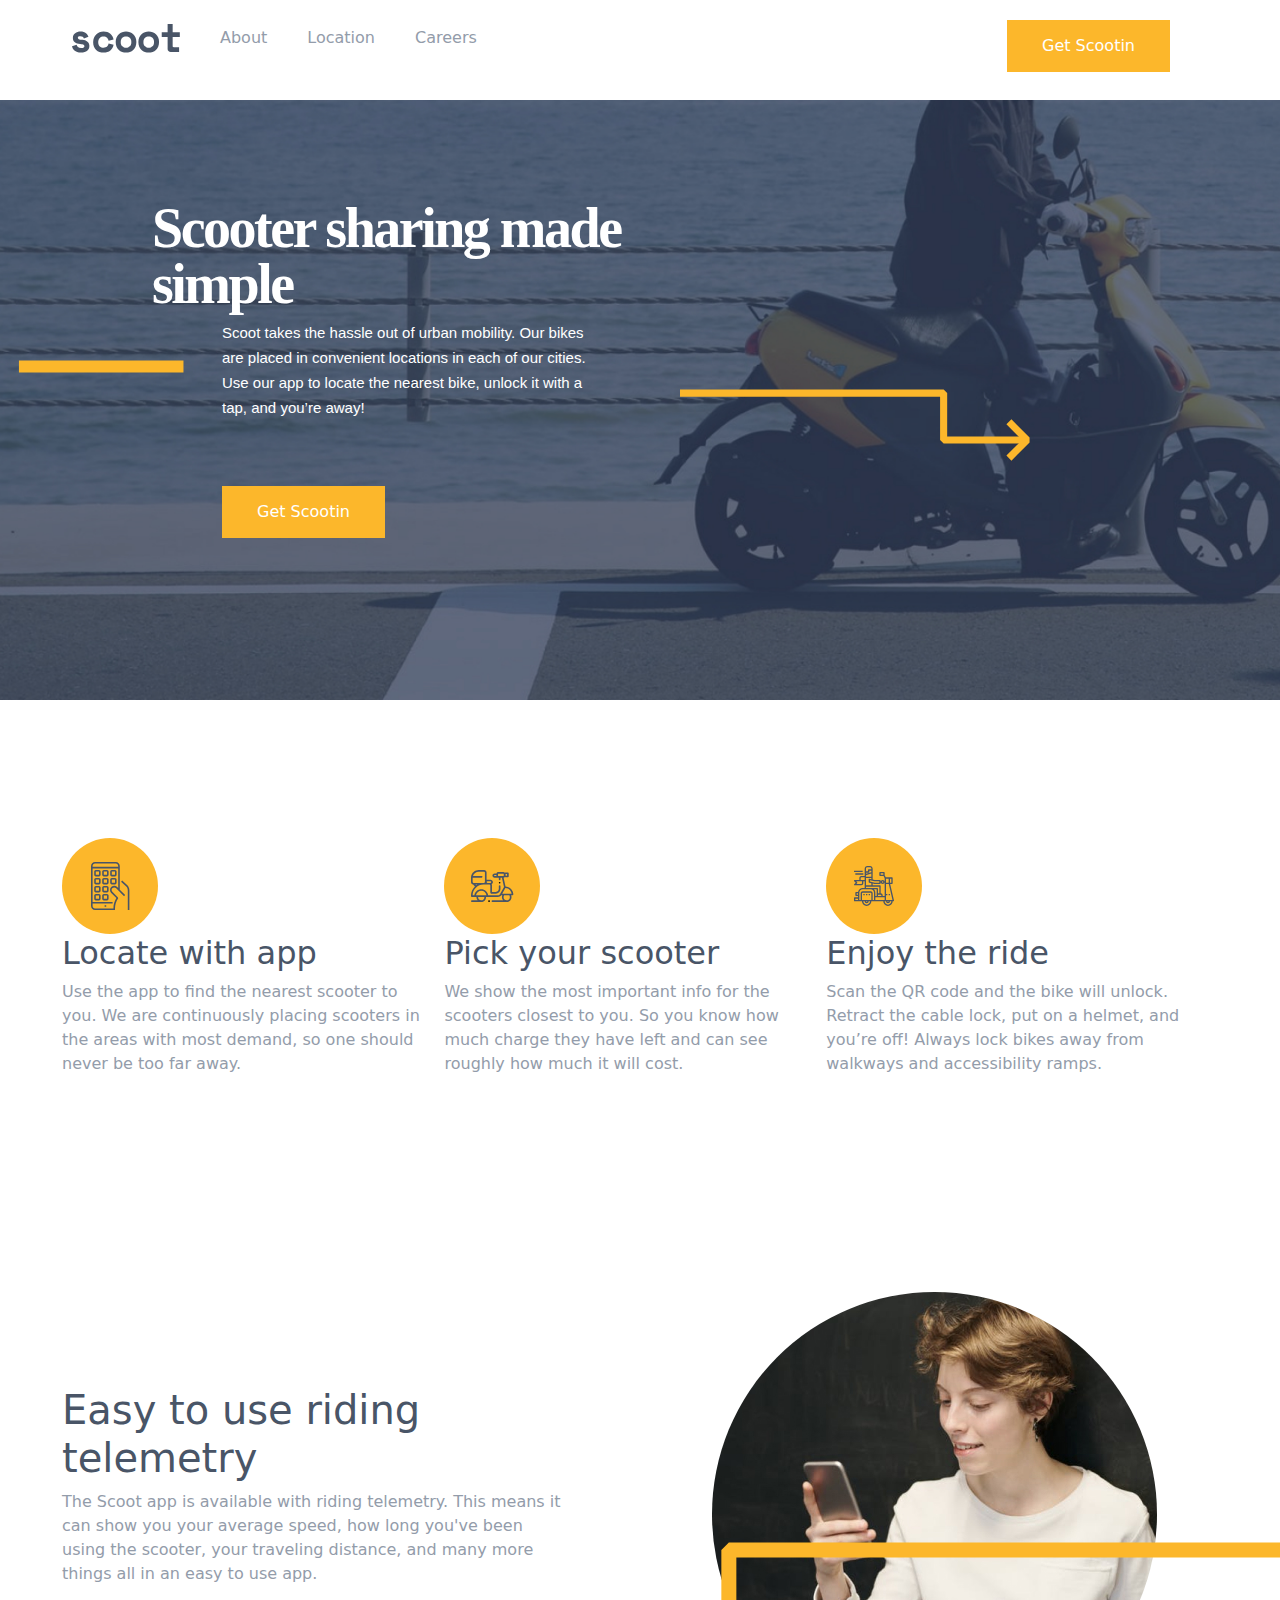
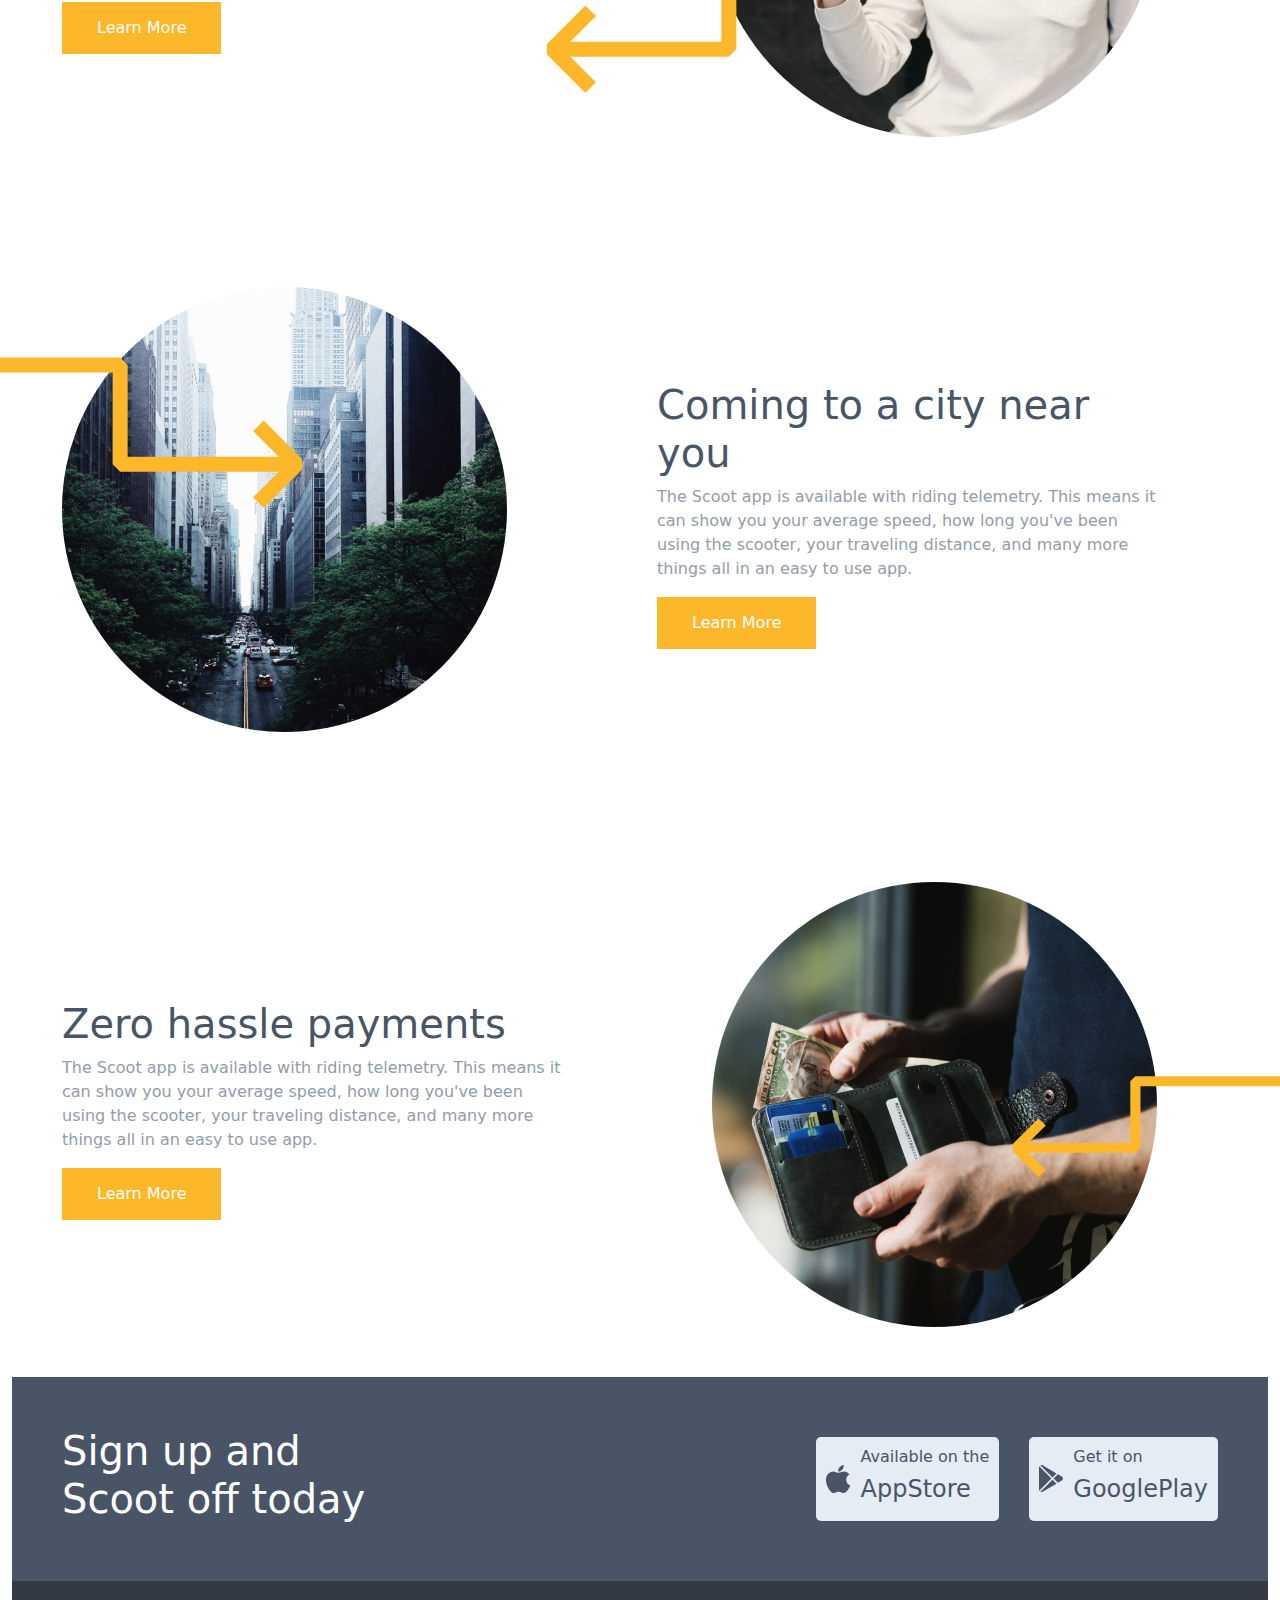
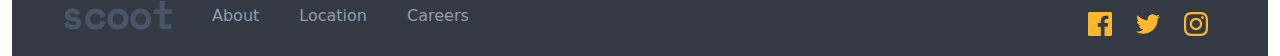
<file: index.html>
<!DOCTYPE html>
<html lang="en">
  <head>
    <meta charset="UTF-8" />
    <meta http-equiv="X-UA-Compatible" content="IE=edge" />
    <meta name="viewport" content="width=device-width, initial-scale=1.0" />
    <title>Document</title>
    <link
      rel="stylesheet"
      href="./bootstrap-5.0.2-dist/bootstrap-5.0.2-dist/css/bootstrap.min.css"
    />
    <link rel="stylesheet" href="./sass/style.css" />
  </head>
  <body>
    <div class="container-fluid">
      <header>
        <div class="cards">
          <ul>
            <img src="./img/Group.svg" class="burger" alt="" />
            <a href="#"><img src="./img/scoot.svg" alt="scoot" /></a>
            <li><a href="./about.html">About</a></li>
            <li><a href="#">Location</a></li>
            <li><a href="#">Careers</a></li>
          </ul>
          <form>
            <button>Get Scootin</button>
          </form>
        </div>
      </header>
      <main id="">
        <img src="./img/Bitmap.jpg" alt="Bitmap" />
        <h1>Scooter sharing made simple</h1>
        <p>
          Scoot takes the hassle out of urban mobility. Our bikes are placed in
          convenient locations in each of our cities. Use our app to locate the
          nearest bike, unlock it with a tap, and you’re away!
        </p>
        <button type="button">Get Scootin</button>
        <img src="./img/Path 2.svg" class="path2" alt="path" />
        <img src="./img/Group12.svg" class="path4" alt="path" />
      </main>
      <section>
        <div class="group">
          <img src="./img/Group 8.svg" alt="" />
          <h2>Locate with app</h2>
          <p>
            Use the app to find the nearest scooter to you. We are continuously
            placing scooters in the areas with most demand, so one should never
            be too far away.
          </p>
        </div>
        <div class="group">
          <img src="./img/Group 9.svg" alt="" />
          <h2>Pick your scooter</h2>
          <p>
            We show the most important info for the scooters closest to you. So
            you know how much charge they have left and can see roughly how much
            it will cost.
          </p>
        </div>
        <div class="group">
          <img src="./img/Group 10.svg" alt="" />
          <h2>Enjoy the ride</h2>
          <p>
            Scan the QR code and the bike will unlock. Retract the cable lock,
            put on a helmet, and you’re off! Always lock bikes away from
            walkways and accessibility ramps.
          </p>
        </div>
      </section>
      <div class="section2">
        <div class="easy">
          <h1>Easy to use riding telemetry</h1>
          <p>
            The Scoot app is available with riding telemetry. This means it can
            show you your average speed, how long you've been using the scooter,
            your traveling distance, and many more things all in an easy to use
            app.
          </p>
          <button>Learn More</button>
        </div>
        <div class="easy_img">
          <img src="./img/Group11.svg" class="group11" alt="" />
          <img src="./img/Bitmap2.jpg" class="bitman2" alt="" />
        </div>
        <div class="easy_img2">
          <img src="./img/Group12.svg" class="group12" alt="" />
          <img src="./img/Bitmap3.jpg" class="bitman3" alt="" />
        </div>
        <div class="easy2">
          <h1>Coming to a city near you</h1>
          <p>
            The Scoot app is available with riding telemetry. This means it can
            show you your average speed, how long you've been using the scooter,
            your traveling distance, and many more things all in an easy to use
            app.
          </p>
          <button>Learn More</button>
        </div>
        <div class="easy3">
          <h1>Zero hassle payments</h1>
          <p>
            The Scoot app is available with riding telemetry. This means it can
            show you your average speed, how long you've been using the scooter,
            your traveling distance, and many more things all in an easy to use
            app.
          </p>
          <button>Learn More</button>
        </div>
        <div class="easy_img3">
          <img src="./img/Group13.svg" class="group13" alt="" />
          <img src="./img/Bitmap4jpg.jpg" class="bitman4" alt="" />
        </div>
      </div>
      <footer>
        <div class="sign_up">
          <h1>Sign up and Scoot off today</h1>
        </div>
        <div class="icons">
          <div class="icon">
            <img src="./img/apple.svg" alt="" />
            <div class="icon_text">
              <h6>Available on the</h6>
              <h4>AppStore</h4>
            </div>
          </div>
          <div class="icon">
            <img src="./img/playmarketsvg.svg" alt="" />
            <div class="icon_text">
              <h6>Get it on</h6>
              <h4>GooglePlay</h4>
            </div>
          </div>
        </div>
      </footer>
      <div class="lowest_footer">
        <div class="card_footer">
          <ul>
            <a href="#"><img src="./img/scoot.svg" alt="scoot" /></a>
            <li><a href="./about.html">About</a></li>
            <li><a href="#">Location</a></li>
            <li><a href="#">Careers</a></li>
          </ul>
        </div>
        <div class="footer_icons">
          <a href="#"><img src="./img/footericons.svg" alt="" /></a>
        </div>
      </div>
    </div>

    <script src="./bootstrap-5.0.2-dist/bootstrap-5.0.2-dist/js/bootstrap.bundle.min.js"></script>
  </body>
</html>
</file>
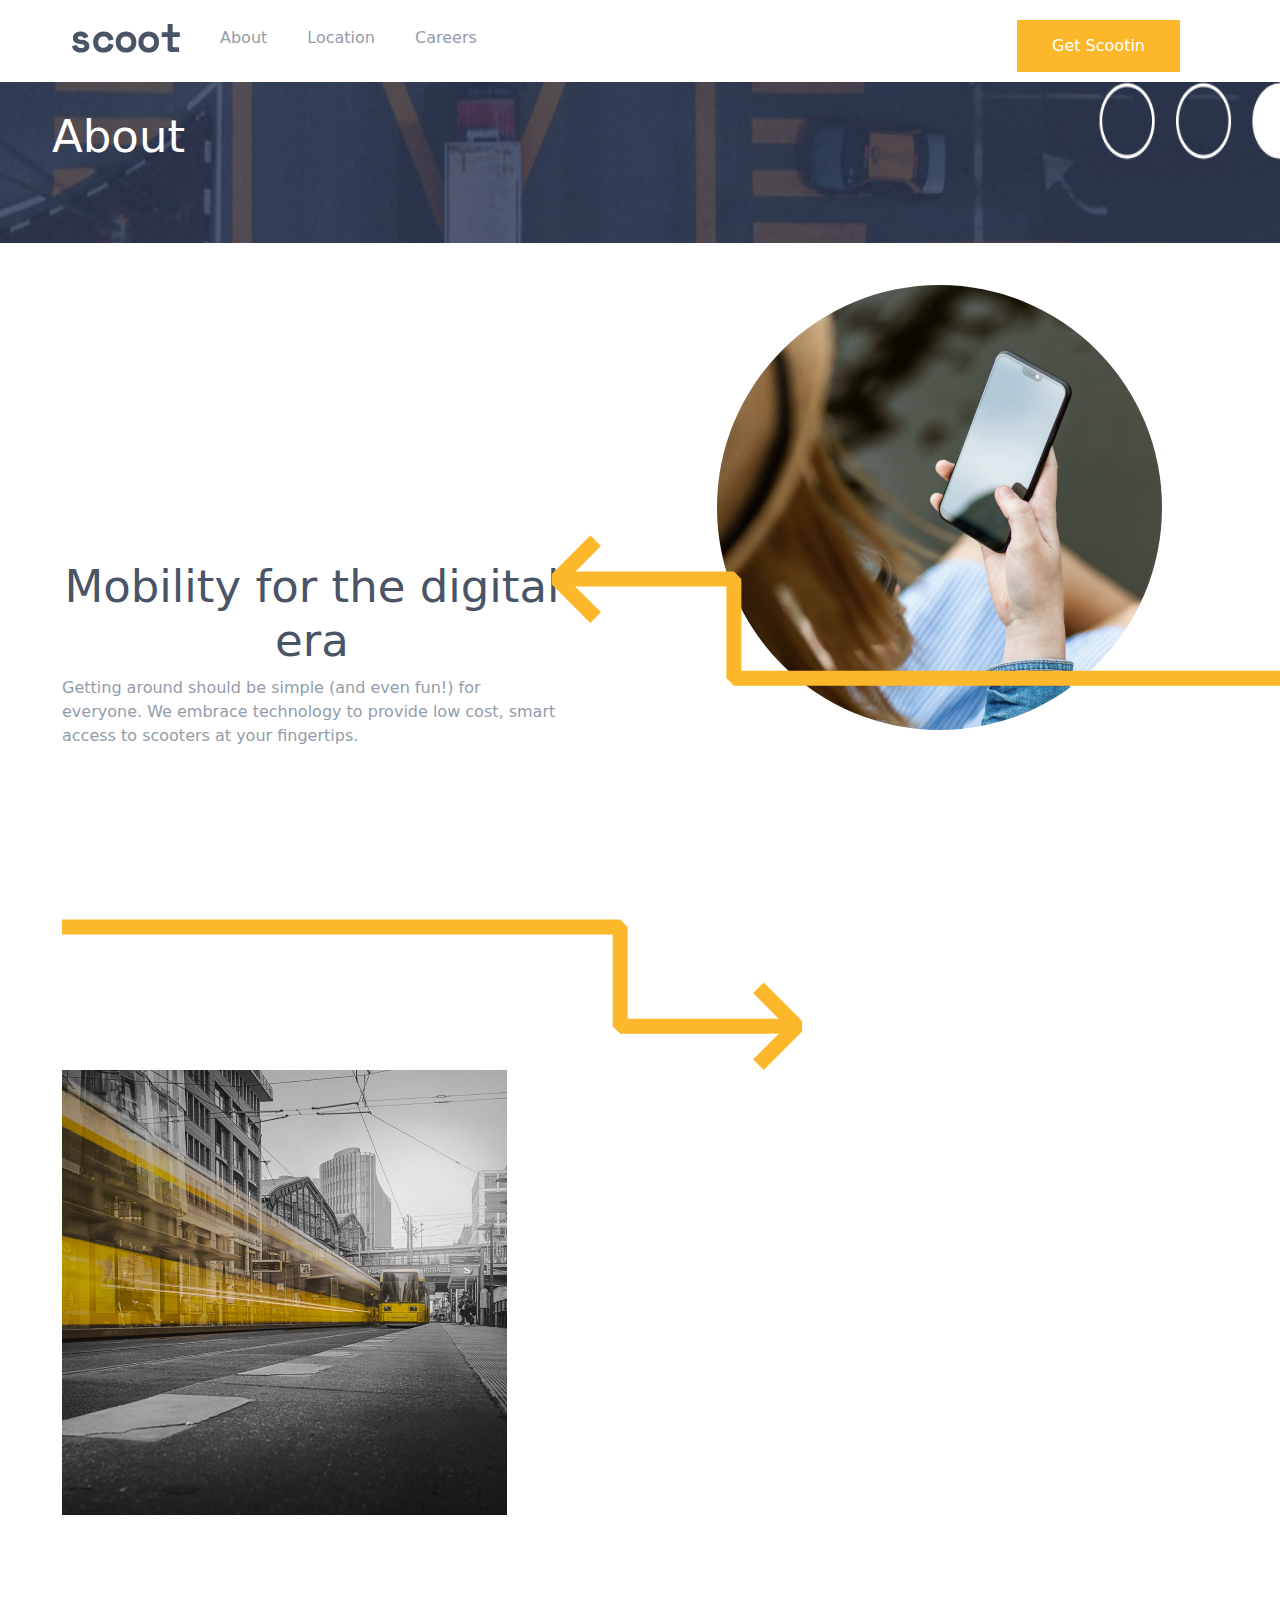
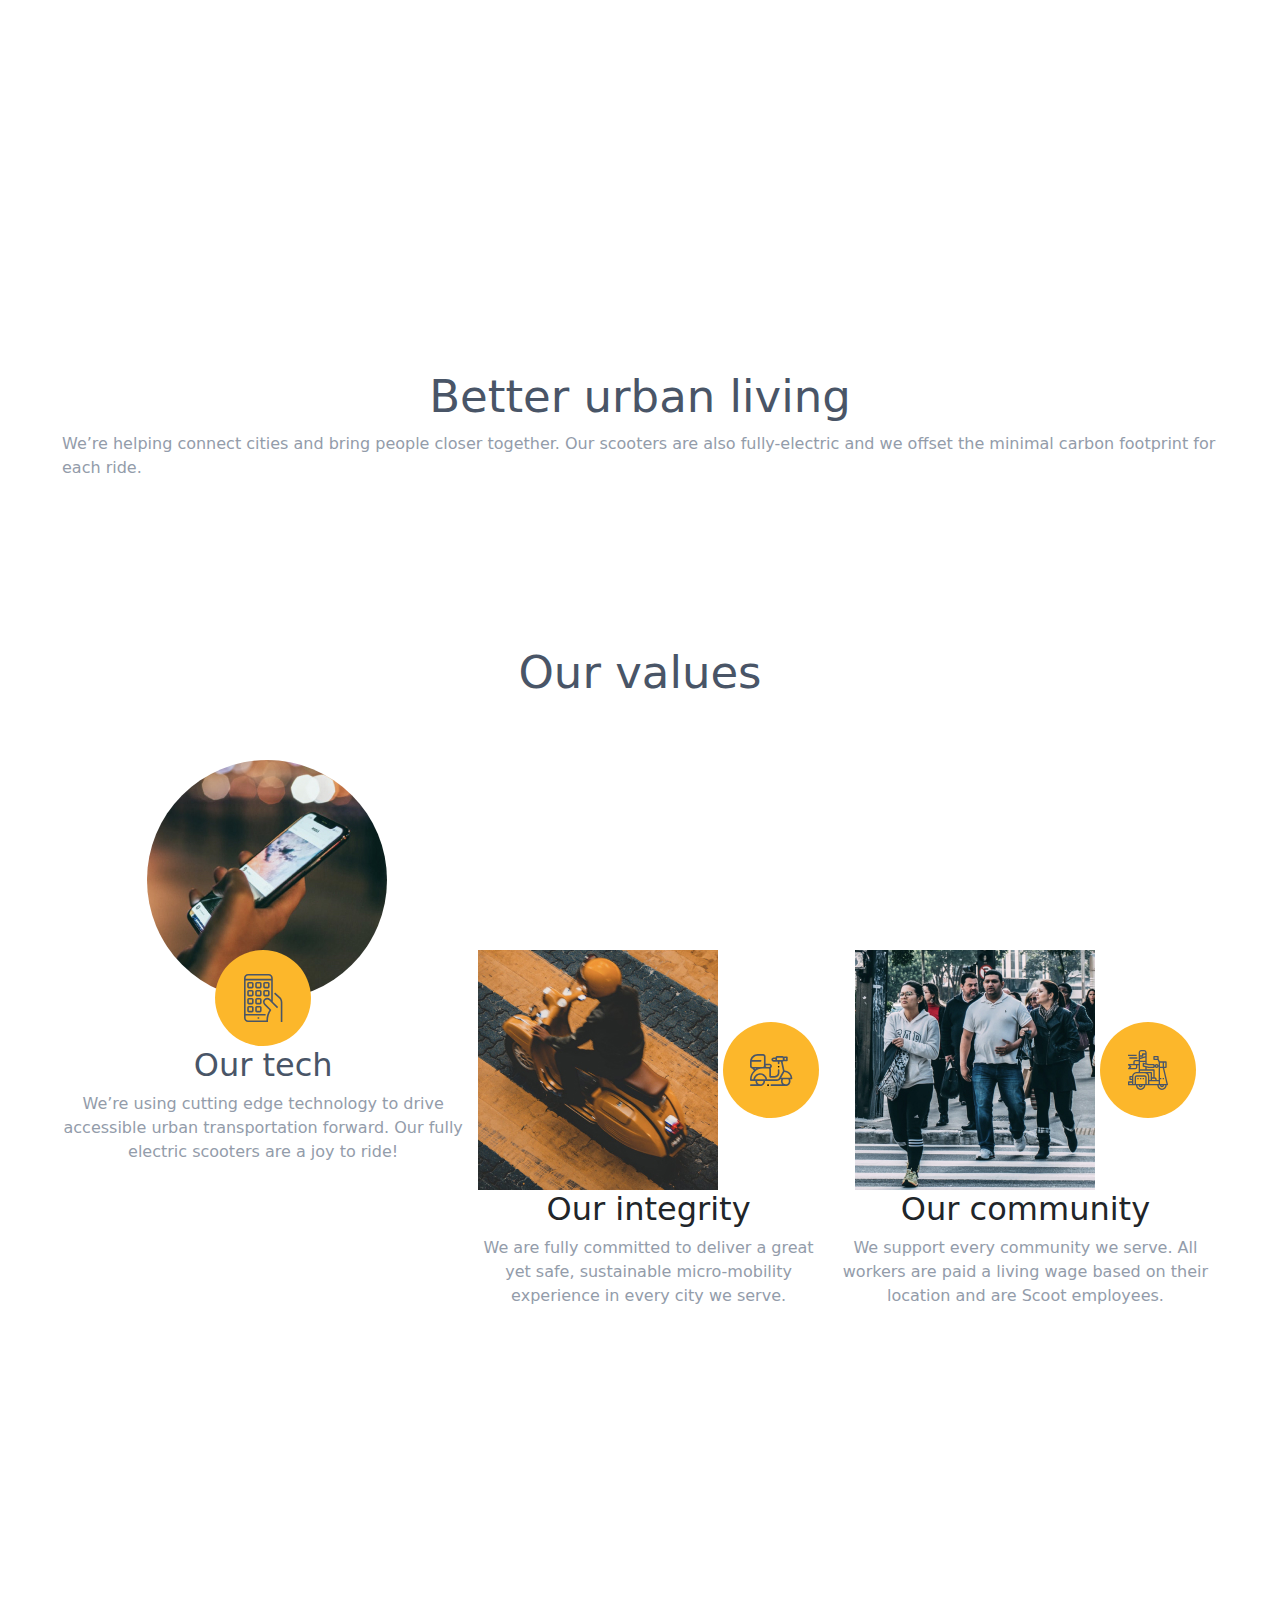
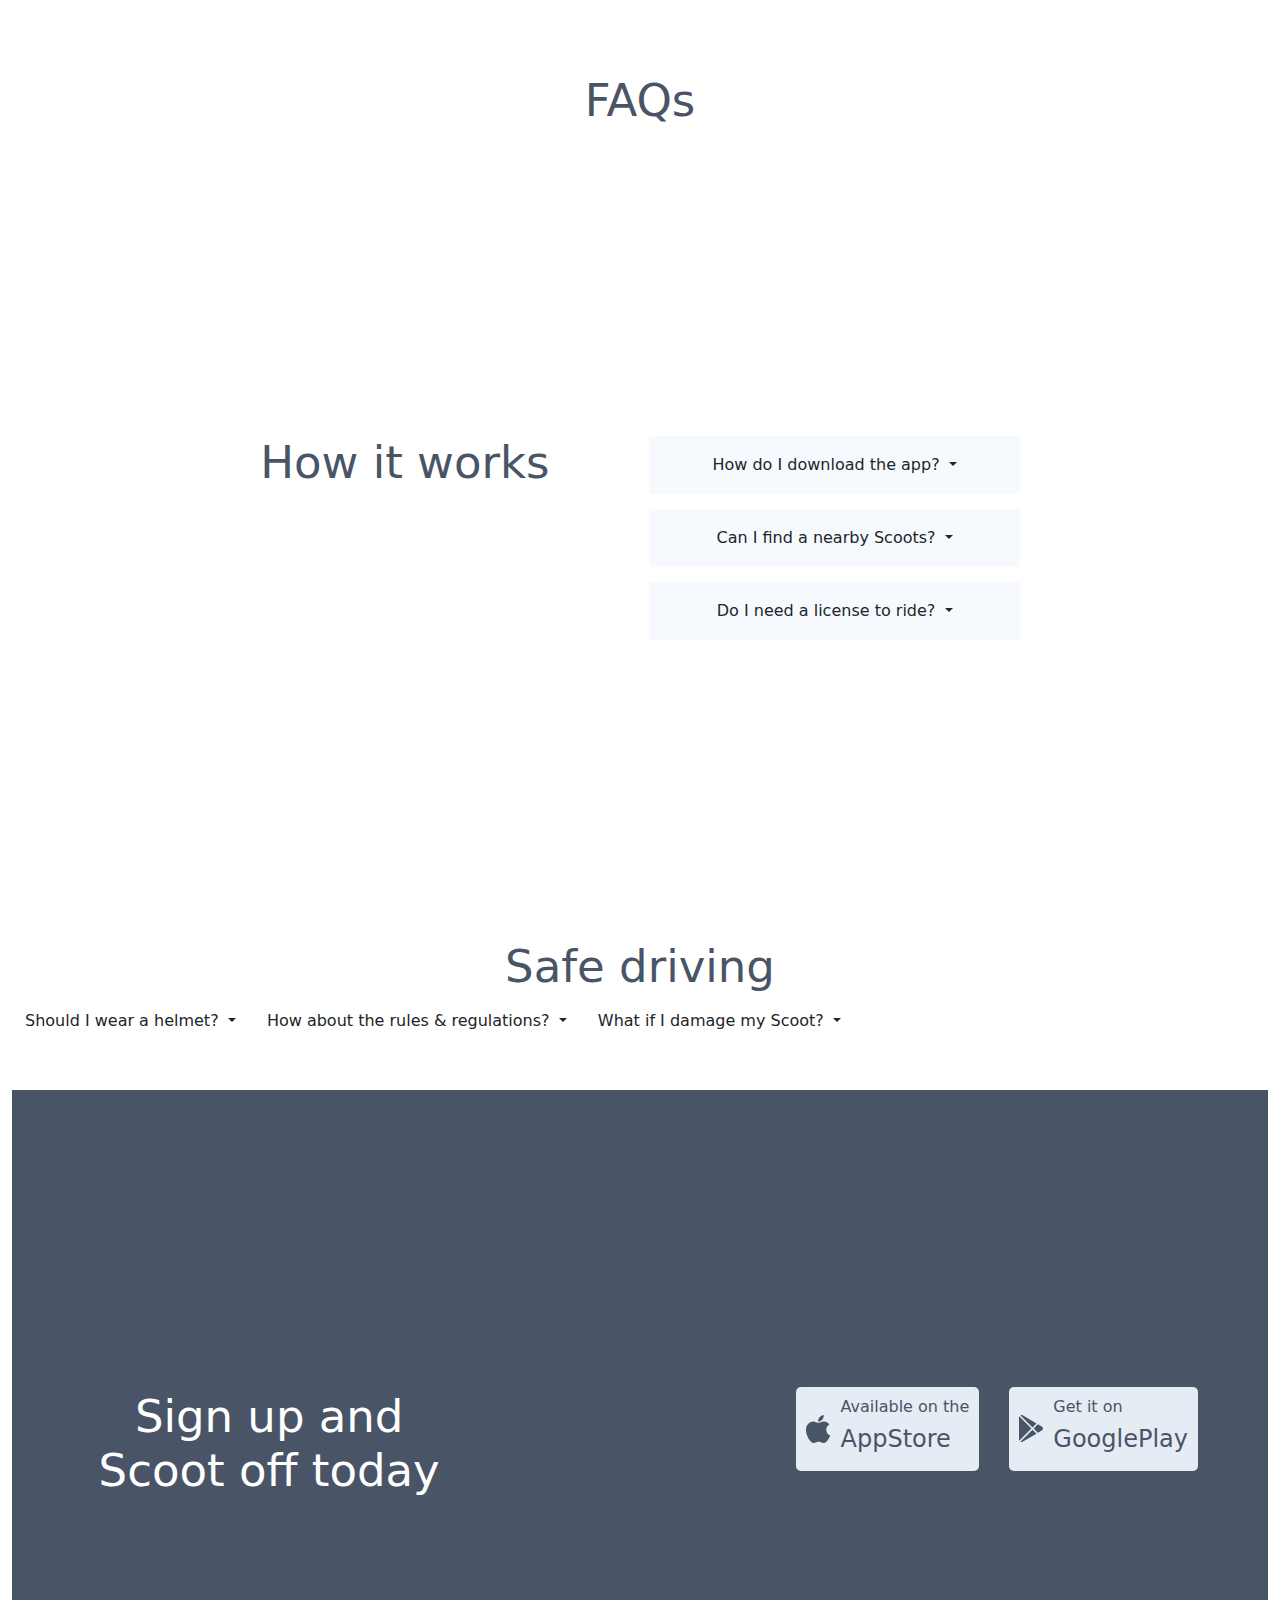
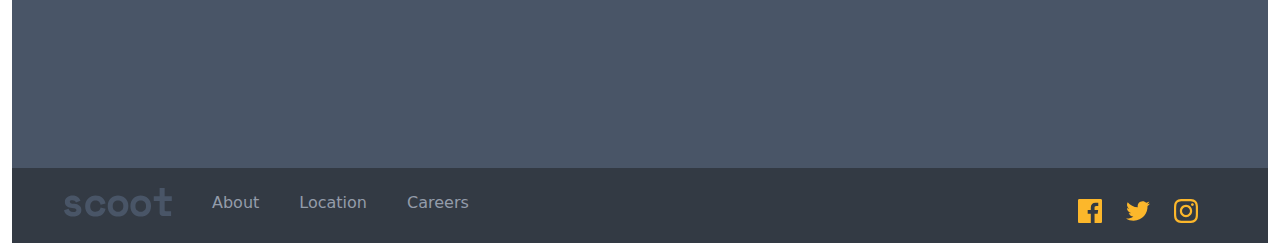
<file: about.html>
<!DOCTYPE html>
<html lang="en">
  <head>
    <meta charset="UTF-8" />
    <meta http-equiv="X-UA-Compatible" content="IE=edge" />
    <meta name="viewport" content="width=device-width, initial-scale=1.0" />
    <title>Document</title>
    <link
      rel="stylesheet"
      href="./bootstrap-5.0.2-dist/bootstrap-5.0.2-dist/css/bootstrap.min.css"
    />
    <link rel="stylesheet" href="./sass/about.css" />
  </head>
  <body>
    <div class="container-fluid">
      <header>
        <div class="cards">
          <ul>
            <img src="./img/Group.svg" class="burger" alt="" />
            <a href="./index.html"><img src="./img/scoot.svg" alt="scoot" /></a>
            <li><a href="./about.html">About</a></li>
            <li><a href="#">Location</a></li>
            <li><a href="#">Careers</a></li>
          </ul>
          <form>
            <button>Get Scootin</button>
          </form>
        </div>
      </header>
      <div class="header_img">
        <img src="./img/Bitmap5.jpg" alt="" />
        <h1>About</h1>
      </div>
      <div class="section2">
        <div class="easy">
          <h1>Mobility for the digital era</h1>
          <p>
            Getting around should be simple (and even fun!) for everyone. We
            embrace technology to provide low cost, smart access to scooters at
            your fingertips.
          </p>
        </div>
        <div class="easy_img">
          <img src="./img/Group14.svg" class="group11" alt="" />
          <img src="./img/Bitmap6.jpg" class="bitman2" alt="" />
        </div>
        <div class="easy_img2">
          <img src="./img/Group12.svg" class="group12" alt="" />
          <img src="./img/Bitmap7.jpg" class="bitman2" alt="" />
        </div>
        <div class="easy2">
          <h1>Better urban living</h1>
          <p>
            We’re helping connect cities and bring people closer together. Our
            scooters are also fully-electric and we offset the minimal carbon
            footprint for each ride.
          </p>
        </div>
      </div>
      <h1>Our values</h1>
      <section>
        <div class="group">
          <img src="./img/Bitmap8.jpg" alt="" />
          <img src="./img/Group 8.svg" alt="" />
          <h2>Our tech</h2>
          <p>
            We’re using cutting edge technology to drive accessible urban
            transportation forward. Our fully electric scooters are a joy to
            ride!
          </p>
        </div>
        <div class="group2">
          <img src="./img/Bitmap9.jpg" alt="" />
          <img src="./img/Group 9.svg" alt="" />
          <h2>Our integrity</h2>
          <p>
            We are fully committed to deliver a great yet safe, sustainable
            micro-mobility experience in every city we serve.
          </p>
        </div>
        <div class="group3">
          <img src="./img/Bitmap10.jpg" alt="" />
          <img src="./img/Group 10.svg" alt="" />
          <h2>Our community</h2>
          <p>
            We support every community we serve. All workers are paid a living
            wage based on their location and are Scoot employees.
          </p>
        </div>
      </section>
      <h1>FAQs</h1>
      <article>
        <div class="dropdownnn">
          <h1>How it works</h1>
          <div class="dropss">
            <div class="btn-group dropdown">
              <button
                type="button"
                class="btn dropdown-toggle"
                data-bs-toggle="dropdown"
                aria-expanded="false"
              >
                How do I download the app?
              </button>
              <ul class="dropdown-menu">
                To download the Scoot app, you can search “Scoot” in both the
                App and Google Play stores. An even simpler way to do it would
                be to click the relevant link at the bottom of this page and
                you’ll be re-directed to the correct page.
              </ul>
            </div>
            <div class="btn-group dropdown">
              <button
                type="button"
                class="btn dropdown-toggle"
                data-bs-toggle="dropdown"
                aria-expanded="false"
              >
                Can I find a nearby Scoots?
              </button>
              <ul class="dropdown-menu">
                To download the Scoot app, you can search “Scoot” in both the
                App and Google Play stores. An even simpler way to do it would
                be to click the relevant link at the bottom of this page and
                you’ll be re-directed to the correct page.
              </ul>
            </div>
            <div class="btn-group dropdown">
              <button
                type="button"
                class="btn dropdown-toggle"
                data-bs-toggle="dropdown"
                aria-expanded="false"
              >
                Do I need a license to ride?
              </button>
              <ul class="dropdown-menu">
                To download the Scoot app, you can search “Scoot” in both the
                App and Google Play stores. An even simpler way to do it would
                be to click the relevant link at the bottom of this page and
                you’ll be re-directed to the correct page.
              </ul>
            </div>
          </div>
        </div>
        <div class="dropdownnn2">
          <h1>Safe driving</h1>
          <div class="dropss">
            <div class="btn-group dropdown">
              <button
                type="button"
                class="btn dropdown-toggle"
                data-bs-toggle="dropdown"
                aria-expanded="false"
              >
                Should I wear a helmet?
              </button>
              <ul class="dropdown-menu">
                Yes, please do! All cities have different laws. But we strongly
                strongly strongly recommend always wearing a helmet regardless
                of the local laws. We like you and we want you to be as safe as
                possible while Scooting.
              </ul>
            </div>
            <div class="btn-group dropdown">
              <button
                type="button"
                class="btn dropdown-toggle"
                data-bs-toggle="dropdown"
                aria-expanded="false"
              >
                How about the rules & regulations?
              </button>
              <ul class="dropdown-menu">
                To download the Scoot app, you can search “Scoot” in both the
                App and Google Play stores. An even simpler way to do it would
                be to click the relevant link at the bottom of this page and
                you’ll be re-directed to the correct page.
              </ul>
            </div>
            <div class="btn-group dropdown">
              <button
                type="button"
                class="btn dropdown-toggle"
                data-bs-toggle="dropdown"
                aria-expanded="false"
              >
                What if I damage my Scoot?
              </button>
              <ul class="dropdown-menu">
                To download the Scoot app, you can search “Scoot” in both the
                App and Google Play stores. An even simpler way to do it would
                be to click the relevant link at the bottom of this page and
                you’ll be re-directed to the correct page.
              </ul>
            </div>
          </div>
        </div>
      </article>
      <footer>
        <div class="sign_up">
          <h1>Sign up and Scoot off today</h1>
        </div>
        <div class="icons">
          <div class="icon">
            <img src="./img/apple.svg" alt="" />
            <div class="icon_text">
              <h6>Available on the</h6>
              <h4>AppStore</h4>
            </div>
          </div>
          <div class="icon">
            <img src="./img/playmarketsvg.svg" alt="" />
            <div class="icon_text">
              <h6>Get it on</h6>
              <h4>GooglePlay</h4>
            </div>
          </div>
        </div>
      </footer>
      <div class="lowest_footer">
        <div class="card_footer">
          <ul>
            <a href="#"><img src="./img/scoot.svg" alt="scoot" /></a>
            <li><a href="./about.html">About</a></li>
            <li><a href="#">Location</a></li>
            <li><a href="#">Careers</a></li>
          </ul>
        </div>
        <div class="footer_icons">
          <a href="./index.html"><img src="./img/footericons.svg" alt="" /></a>
        </div>
      </div>
    </div>
    <script src="./bootstrap-5.0.2-dist/bootstrap-5.0.2-dist/js/bootstrap.bundle.min.js"></script>
  </body>
</html>
</file>
<file: sass/style.css>
* {
  padding: 0;
  margin: 0;
  box-sizing: border-box;
}

button {
  color: #ffffff;
  background: #fcb72b;
  border: none;
  padding: 14px 35px;
}

button:hover {
  background: #ad8c48;
  -webkit-animation-duration: 1s;
          animation-duration: 1s;
}

h1 {
  color: #495567;
}

h4 {
  color: #495567;
}

h6 {
  color: #495567;
}

p {
  color: #939caa;
}

.container-fluid header {
  z-index: 1;
  width: 100%;
  position: fixed;
  background: #ffffff;
  left: 0%;
}
.container-fluid header .cards {
  display: flex;
  align-items: center;
  justify-content: space-between;
  padding: 20px 110px 10px 40px;
}
.container-fluid header .cards ul {
  display: flex;
  align-items: center;
  gap: 40px;
}
.container-fluid header .cards ul .burger {
  display: none;
}
.container-fluid header .cards ul li {
  list-style: none;
}
.container-fluid header .cards ul li a {
  text-decoration: none;
  color: #939caa;
}
.container-fluid header .cards form button {
  color: #ffffff;
  background: #fcb72b;
  border: none;
  padding: 14px 35px;
}
.container-fluid main img {
  position: absolute;
  z-index: -1;
  left: 0%;
  width: 100%;
  top: 100px;
  height: 600px;
}
.container-fluid main h1 {
  font-family: "Space Mono";
  font-style: normal;
  font-weight: 700;
  font-size: 56px;
  line-height: 56px;
  letter-spacing: -2.5px;
  color: #ffffff;
  transform: translateY(200px);
  width: 500px;
  margin-left: 140px;
}
.container-fluid main p {
  font-family: sans-serif;
  font-style: normal;
  font-weight: 400;
  font-size: 15px;
  line-height: 25px;
  color: #ffffff;
  width: 380px;
  transform: translateY(200px);
  margin-left: 210px;
}
.container-fluid main button {
  margin-left: 210px;
  transform: translateY(250px);
}
.container-fluid main .path2 {
  width: 202px;
  height: 13px;
  margin-top: 260px;
}
.container-fluid main .path4 {
  width: 350px;
  height: 130px;
  margin-top: 260px;
  margin-left: 680px;
}
.container-fluid section {
  display: flex;
  align-items: center;
  margin-top: 500px;
  padding: 50px;
  gap: 10px;
}
.container-fluid section .group h2 {
  color: #495567;
}
.container-fluid section .group p {
  color: #939caa;
}
.container-fluid .section2 {
  display: flex;
  align-items: center;
  flex-wrap: wrap;
  padding: 50px;
  gap: 150px;
  margin-top: 100px;
}
.container-fluid .section2 .easy {
  text-align: left;
  width: 500px;
  margin-top: 10px;
}
.container-fluid .section2 .easy2 {
  text-align: left;
  width: 500px;
  margin-top: 10px;
}
.container-fluid .section2 .easy3 {
  text-align: left;
  width: 500px;
  margin-top: 10px;
}
.container-fluid .section2 .easy_img {
  position: relative;
}
.container-fluid .section2 .easy_img .bitman2 {
  border-radius: 50%;
}
.container-fluid .section2 .easy_img .bitman3 {
  border-radius: 50%;
}
.container-fluid .section2 .easy_img .bitman4 {
  border-radius: 50%;
}
.container-fluid .section2 .easy_img .group11 {
  position: absolute;
  top: 250px;
  right: -130px;
}
.container-fluid .section2 .easy_img .group12 {
  position: absolute;
  top: 70px;
  left: -500px;
}
.container-fluid .section2 .easy_img .group13 {
  position: absolute;
  bottom: 150px;
  width: 500px;
  left: 300px;
}
.container-fluid .section2 .easy_img2 {
  position: relative;
}
.container-fluid .section2 .easy_img2 .bitman2 {
  border-radius: 50%;
}
.container-fluid .section2 .easy_img2 .bitman3 {
  border-radius: 50%;
}
.container-fluid .section2 .easy_img2 .bitman4 {
  border-radius: 50%;
}
.container-fluid .section2 .easy_img2 .group11 {
  position: absolute;
  top: 250px;
  right: -130px;
}
.container-fluid .section2 .easy_img2 .group12 {
  position: absolute;
  top: 70px;
  left: -500px;
}
.container-fluid .section2 .easy_img2 .group13 {
  position: absolute;
  bottom: 150px;
  width: 500px;
  left: 300px;
}
.container-fluid .section2 .easy_img3 {
  position: relative;
}
.container-fluid .section2 .easy_img3 .bitman2 {
  border-radius: 50%;
}
.container-fluid .section2 .easy_img3 .bitman3 {
  border-radius: 50%;
}
.container-fluid .section2 .easy_img3 .bitman4 {
  border-radius: 50%;
}
.container-fluid .section2 .easy_img3 .group11 {
  position: absolute;
  top: 250px;
  right: -130px;
}
.container-fluid .section2 .easy_img3 .group12 {
  position: absolute;
  top: 70px;
  left: -500px;
}
.container-fluid .section2 .easy_img3 .group13 {
  position: absolute;
  bottom: 150px;
  width: 500px;
  left: 300px;
}
.container-fluid footer {
  display: flex;
  align-items: center;
  justify-content: space-between;
  padding: 50px;
  background-color: #495567;
  left: 0%;
}
.container-fluid footer .sign_up h1 {
  color: #ffffff;
  width: 60%;
}
.container-fluid footer .icons {
  display: flex;
  gap: 30px;
}
.container-fluid footer .icons .icon {
  display: flex;
  align-items: center;
  gap: 10px;
  border-radius: 5px;
  padding: 10px;
  background-color: #e5ecf4;
}
.container-fluid .lowest_footer {
  display: flex;
  align-items: center;
  justify-content: space-between;
  background: #333a44;
  width: 100%;
  left: 0%;
  padding: 20px 60px 10px 20px;
}
.container-fluid .lowest_footer .card_footer ul {
  display: flex;
  align-items: center;
  gap: 40px;
}
.container-fluid .lowest_footer .card_footer ul li {
  list-style: none;
}
.container-fluid .lowest_footer .card_footer ul li a {
  text-decoration: none;
  color: #939caa;
}

@media (max-width: 576px) {
  .container-fluid header {
    z-index: 1;
    width: 80%;
    position: fixed;
    background: #ffffff;
    left: 0%;
  }
  .container-fluid header .cards {
    display: flex;
    align-items: center;
    justify-content: center;
    flex-wrap: wrap;
    padding: 20px 110px 10px 250px;
  }
  .container-fluid header .cards ul {
    align-items: center;
    gap: 40px;
  }
  .container-fluid header .cards ul .burger {
    display: flex;
  }
  .container-fluid header .cards ul li {
    display: none;
    list-style: none;
  }
  .container-fluid header .cards ul li a {
    text-decoration: none;
    color: #939caa;
  }
  .container-fluid header .cards form button {
    display: none;
    color: #ffffff;
    background: #fcb72b;
    border: none;
    padding: 14px 35px;
  }
  .container-fluid main {
    width: 100%;
  }
  .container-fluid main img {
    width: 178%;
  }
  .container-fluid main h1 {
    text-align: center;
    font-family: "Space Mono";
    font-style: normal;
    font-size: 46px;
    color: #ffffff;
    transform: translateY(200px) translateX(100px);
    width: 500px;
  }
  .container-fluid main p {
    font-family: sans-serif;
    font-style: normal;
    font-weight: 400;
    text-align: center;
    font-size: 25px;
    line-height: 25px;
    color: #ffffff;
    width: 380px;
    transform: translateY(200px) translateX(100px);
  }
  .container-fluid main button {
    transform: translateY(250px) translateX(220px);
  }
  .container-fluid main .path2 {
    display: none;
    width: 202px;
    height: 13px;
    margin-top: 260px;
  }
  .container-fluid main .path4 {
    width: 600px;
    margin-top: 460px;
    left: -1000px;
  }
  .container-fluid section {
    display: flex;
    align-items: center;
    flex-wrap: wrap;
    text-align: center;
    transform: translateX(200px);
  }
  .container-fluid section .group h2 {
    color: #495567;
  }
  .container-fluid section .group p {
    color: #939caa;
  }
  .container-fluid .section2 {
    display: flex;
    align-items: center;
    flex-wrap: wrap;
    text-align: center;
    padding: 50px;
    gap: 50px;
    margin-top: 100px;
  }
  .container-fluid .section2 .easy {
    text-align: center;
    width: 500px;
    margin-top: 10px;
    transform: translateX(200px);
    order: 2;
  }
  .container-fluid .section2 .easy2 {
    text-align: center;
    width: 500px;
    margin-top: 10px;
    transform: translateX(200px);
    order: 4;
  }
  .container-fluid .section2 .easy3 {
    text-align: center;
    width: 900px;
    font-weight: 4000;
    margin-top: 10px;
    transform: translateX(200px);
    order: 6;
  }
  .container-fluid .section2 .easy_img {
    position: relative;
    transform: translateX(200px);
    order: 1;
  }
  .container-fluid .section2 .easy_img .bitman2 {
    border-radius: 50%;
  }
  .container-fluid .section2 .easy_img .group11 {
    position: absolute;
    top: 290px;
    right: -230px;
  }
  .container-fluid .section2 .easy_img2 {
    position: relative;
    transform: translateX(200px);
    order: 3;
  }
  .container-fluid .section2 .easy_img2 .bitman3 {
    border-radius: 50%;
  }
  .container-fluid .section2 .easy_img2 .group12 {
    position: absolute;
    top: 70px;
    left: -500px;
  }
  .container-fluid .section2 .easy_img3 {
    position: relative;
    transform: translateX(200px);
    order: 5;
  }
  .container-fluid .section2 .easy_img3 .bitman4 {
    border-radius: 50%;
  }
  .container-fluid .section2 .easy_img3 .group13 {
    position: absolute;
    bottom: 150px;
    width: 500px;
    left: 200px;
  }
  .container-fluid footer {
    display: flex;
    align-items: center;
    flex-wrap: wrap;
    justify-content: center;
    padding: 50px 475px;
    background-color: #495567;
    left: 0%;
    right: 0%;
    transform: translateX(0px);
  }
  .container-fluid footer .sign_up h1 {
    color: #ffffff;
    width: 350%;
    text-align: center;
    transform: translateX(-90px);
  }
  .container-fluid footer .icons {
    display: flex;
    gap: 30px;
  }
  .container-fluid footer .icons .icon {
    width: 500%;
    display: flex;
    align-items: center;
    gap: 10px;
    border-radius: 3px;
    padding: 10px;
    background-color: #e5ecf4;
  }
  .container-fluid .lowest_footer {
    display: flex;
    align-items: center;
    flex-direction: column;
    flex-wrap: wrap;
    justify-content: space-between;
    background: #333a44;
    width: 100%;
    left: 0%;
    right: 0%;
    gap: 40px;
    padding: 20px 520px;
    transform: translateX(-90px);
  }
  .container-fluid .lowest_footer .card_footer ul {
    display: flex;
    align-items: center;
    flex-direction: column;
    flex-wrap: wrap;
    font-size: 25px;
    gap: 30px;
  }
  .container-fluid .lowest_footer .card_footer ul li {
    list-style: none;
  }
  .container-fluid .lowest_footer .card_footer ul li a {
    text-decoration: none;
    color: #939caa;
  }
}
@media (min-width: 768px) and (max-width: 992px) {
  .container-fluid header {
    z-index: 1;
    width: 100%;
    position: fixed;
    background: #ffffff;
    left: 0%;
  }
  .container-fluid header .cards {
    display: flex;
    align-items: center;
    justify-content: space-between;
    padding: 20px 110px 10px 40px;
  }
  .container-fluid header .cards ul {
    display: flex;
    align-items: center;
    gap: 40px;
  }
  .container-fluid header .cards ul .burger {
    display: none;
  }
  .container-fluid header .cards ul li {
    list-style: none;
  }
  .container-fluid header .cards ul li a {
    text-decoration: none;
    color: #939caa;
  }
  .container-fluid header .cards form button {
    color: #ffffff;
    background: #fcb72b;
    border: none;
    padding: 14px 35px;
  }
  .container-fluid main img {
    position: absolute;
    z-index: -1;
    left: 0%;
    width: 111%;
    top: 100px;
    height: 600px;
  }
  .container-fluid main h1 {
    font-family: "Space Mono";
    font-style: normal;
    font-weight: 700;
    font-size: 51px;
    color: #ffffff;
    transform: translateY(200px) translateX(250px);
    width: 420px;
    margin-left: 140px;
    text-align: center;
  }
  .container-fluid main p {
    font-family: sans-serif;
    text-align: center;
    font-style: normal;
    font-weight: 400;
    font-size: 15px;
    line-height: 25px;
    color: #ffffff;
    width: 380px;
    transform: translateY(200px) translateX(220px);
    margin-left: 210px;
  }
  .container-fluid main button {
    margin-left: 210px;
    transform: translateY(250px) translateX(340px);
  }
  .container-fluid main .path2 {
    display: none;
    width: 202px;
    height: 13px;
    margin-top: 260px;
  }
  .container-fluid main .path4 {
    width: 450px;
    height: 130px;
    transform: translateY(200px);
    margin-left: 0px;
  }
  .container-fluid section {
    display: flex;
    align-items: center;
    flex-direction: column;
    margin-top: 500px;
    padding: 50px;
    gap: 20px;
    transform: translateX(100px);
  }
  .container-fluid section .group {
    display: flex;
    align-items: center;
  }
  .container-fluid section .group h2 {
    color: #495567;
    margin: 5px 10px;
  }
  .container-fluid section .group p {
    color: #939caa;
  }
  .container-fluid .section2 {
    display: flex;
    align-items: center;
    flex-wrap: wrap;
    padding: 50px;
    gap: 150px;
    margin-top: 100px;
  }
  .container-fluid .section2 .easy {
    text-align: center;
    width: 500px;
    margin-top: 10px;
    transform: translateX(200px);
    order: 2;
  }
  .container-fluid .section2 .easy2 {
    text-align: center;
    width: 500px;
    margin-top: 10px;
    transform: translateX(200px);
    order: 4;
  }
  .container-fluid .section2 .easy3 {
    text-align: center;
    width: 900px;
    font-weight: 4000;
    margin-top: 10px;
    transform: translateX(90px);
    order: 6;
  }
  .container-fluid .section2 .easy_img {
    position: relative;
    transform: translateX(235px);
    order: 1;
  }
  .container-fluid .section2 .easy_img .bitman2 {
    border-radius: 50%;
  }
  .container-fluid .section2 .easy_img .group11 {
    position: absolute;
    top: 290px;
    right: -230px;
  }
  .container-fluid .section2 .easy_img2 {
    position: relative;
    transform: translateX(235px);
    order: 3;
  }
  .container-fluid .section2 .easy_img2 .bitman3 {
    border-radius: 50%;
  }
  .container-fluid .section2 .easy_img2 .group12 {
    position: absolute;
    top: 70px;
    left: -500px;
  }
  .container-fluid .section2 .easy_img3 {
    position: relative;
    transform: translateX(230px);
    order: 5;
  }
  .container-fluid .section2 .easy_img3 .bitman4 {
    border-radius: 50%;
  }
  .container-fluid .section2 .easy_img3 .group13 {
    position: absolute;
    bottom: 150px;
    width: 500px;
    left: 200px;
  }
  .container-fluid footer {
    display: flex;
    align-items: center;
    justify-content: space-between;
    flex-direction: column;
    padding: 50px 50px;
    background-color: #495567;
    left: 0%;
    right: 0%;
  }
  .container-fluid footer .sign_up {
    word-spacing: 8px;
    letter-spacing: 2px;
  }
  .container-fluid footer .sign_up h1 {
    color: #ffffff;
    width: 60%;
    text-align: center;
    transform: translateX(90px);
  }
  .container-fluid footer .icons {
    display: flex;
    gap: 30px;
  }
  .container-fluid footer .icons .icon {
    display: flex;
    align-items: center;
    gap: 10px;
    border-radius: 5px;
    padding: 10px;
    background-color: #e5ecf4;
  }
  .container-fluid .lowest_footer {
    display: flex;
    align-items: center;
    justify-content: space-between;
    background: #333a44;
    width: 100%;
    left: 0%;
    padding: 20px 60px 10px 20px;
  }
  .container-fluid .lowest_footer .card_footer ul {
    display: flex;
    align-items: center;
    gap: 40px;
  }
  .container-fluid .lowest_footer .card_footer ul li {
    list-style: none;
  }
  .container-fluid .lowest_footer .card_footer ul li a {
    text-decoration: none;
    color: #939caa;
  }
}/*# sourceMappingURL=style.css.map */
</file>
<file: sass/about.css>
* {
  padding: 0;
  margin: 0;
  box-sizing: border-box;
}

h1 {
  color: #495567;
}

h4 {
  color: #495567;
}

h6 {
  color: #495567;
}

p {
  color: #939caa;
}

.container-fluid header {
  z-index: 1;
  width: 100%;
  position: fixed;
  background: #ffffff;
  left: 0%;
}
.container-fluid header .cards {
  display: flex;
  align-items: center;
  justify-content: space-between;
  padding: 20px 100px 10px 40px;
}
.container-fluid header .cards ul {
  display: flex;
  align-items: center;
  gap: 40px;
}
.container-fluid header .cards ul .burger {
  display: none;
}
.container-fluid header .cards ul li {
  list-style: none;
}
.container-fluid header .cards ul li a {
  text-decoration: none;
  color: #939caa;
}
.container-fluid header .cards form button {
  color: #ffffff;
  background: #fcb72b;
  border: none;
  padding: 14px 35px;
}
.container-fluid .header_img img {
  position: absolute;
  z-index: -1;
  left: 0%;
  width: 100%;
  height: 27%;
}
.container-fluid .header_img h1 {
  color: #ffffff;
  position: absolute;
  cursor: pointer;
  margin-top: 110px;
  margin-left: 40px;
}
.container-fluid .section2 {
  display: flex;
  align-items: center;
  flex-wrap: wrap;
  padding: 50px;
  gap: 155px;
  transform: translateY(200px);
}
.container-fluid .section2 .easy {
  text-align: left;
  width: 500px;
  margin-top: 10px;
}
.container-fluid .section2 .easy_img {
  position: relative;
}
.container-fluid .section2 .easy_img .bitman2 {
  border-radius: 50%;
}
.container-fluid .section2 .easy_img .group11 {
  position: absolute;
  top: 250px;
  right: -130px;
}
.container-fluid .section2 .easy_img .group12 {
  position: absolute;
  top: 70px;
  left: -500px;
}
.container-fluid h1 {
  text-align: center;
  font-size: 45px;
  margin-top: 300px;
}
.container-fluid section {
  display: flex;
  text-align: center;
  margin-top: 200px;
  padding: 50px;
  gap: 10px;
}
.container-fluid section .group {
  display: flex;
  flex-direction: column;
  flex-wrap: wrap;
}
.container-fluid section .group img:nth-child(1) {
  border-radius: 50%;
  position: absolute;
  z-index: -1;
  transform: translateY(-190px) translateX(85px);
}
.container-fluid section .group h2 {
  color: #495567;
}
.container-fluid section .group p {
  color: #939caa;
}
.container-fluid article .dropdownnn {
  display: flex;
  align-items: flex-start;
  justify-content: center;
  gap: 100px;
}
.container-fluid article .dropdownnn .dropss {
  display: flex;
  flex-direction: column;
  justify-content: space-between;
  gap: 15px;
  margin-top: 300px;
}
.container-fluid article .dropdownnn .dropss .btn-group {
  background: #f6faff;
  padding: 10px 50px;
}
.container-fluid article .dropdownnn .dropss button {
  width: 100%;
}
.container-fluid article .dropdownnn .dropss ul {
  padding: 10px 50px;
  background: #f6faff;
}
.container-fluid footer {
  display: flex;
  align-items: center;
  justify-content: space-between;
  padding: 0px 70px;
  background-color: #495567;
  left: 0%;
  margin-top: 50px;
}
.container-fluid footer .sign_up h1 {
  color: #ffffff;
  width: 60%;
  margin-bottom: 270px;
}
.container-fluid footer .icons {
  display: flex;
  gap: 30px;
}
.container-fluid footer .icons .icon {
  display: flex;
  align-items: center;
  gap: 10px;
  border-radius: 5px;
  padding: 10px;
  background-color: #e5ecf4;
}
.container-fluid .lowest_footer {
  display: flex;
  align-items: center;
  justify-content: space-between;
  background: #333a44;
  width: 100%;
  left: 0%;
  padding: 20px 70px 10px 20px;
}
.container-fluid .lowest_footer .card_footer ul {
  display: flex;
  align-items: center;
  gap: 40px;
}
.container-fluid .lowest_footer .card_footer ul li {
  list-style: none;
}
.container-fluid .lowest_footer .card_footer ul li a {
  text-decoration: none;
  color: #939caa;
}

@media (max-width: 576px) {
  .container-fluid header {
    z-index: 1;
    width: 100%;
    position: fixed;
    background: #ffffff;
    left: 0%;
  }
  .container-fluid header .cards {
    display: flex;
    align-items: center;
    justify-content: space-between;
    padding: 20px 100px 10px 40px;
  }
  .container-fluid header .cards ul {
    display: flex;
    align-items: center;
    justify-content: center;
    gap: 40px;
  }
  .container-fluid header .cards ul .burger {
    display: flex;
  }
  .container-fluid header .cards ul li {
    display: none;
    list-style: none;
  }
  .container-fluid header .cards ul li a {
    text-decoration: none;
    color: #939caa;
  }
  .container-fluid header .cards form button {
    display: none;
    color: #ffffff;
    background: #fcb72b;
    border: none;
    padding: 14px 35px;
  }
  .container-fluid .header_img img {
    position: absolute;
    z-index: -1;
    left: 0%;
    width: 110%;
    height: 80vh;
  }
  .container-fluid .header_img h1 {
    color: #ffffff;
    position: absolute;
    cursor: pointer;
    margin-top: 200px;
    margin-left: 200px;
  }
  .container-fluid .section2 {
    display: flex;
    align-items: center;
    flex-direction: column;
    flex-wrap: wrap;
    padding: 50px;
    gap: 15px;
    transform: translateY(400px);
  }
  .container-fluid .section2 .easy {
    text-align: center;
    width: 500px;
    margin-top: 10px;
    order: 2;
    transform: translateY(-200px);
  }
  .container-fluid .section2 .easy2 {
    text-align: center;
    width: 500px;
    margin-top: 10px;
    order: 4;
    transform: translateY(-350px);
  }
  .container-fluid .section2 .easy_img {
    position: relative;
    order: 1;
  }
  .container-fluid .section2 .easy_img .bitman2 {
    border-radius: 50%;
  }
  .container-fluid .section2 .easy_img .group11 {
    position: absolute;
    width: 100%;
    top: 250px;
    right: -30px;
  }
  .container-fluid .section2 .easy_img2 {
    position: relative;
    order: 3;
    transform: translateY(-150px);
  }
  .container-fluid .section2 .easy_img2 .bitman2 {
    border-radius: 50%;
  }
  .container-fluid .section2 .easy_img2 .group12 {
    position: absolute;
    width: 100%;
    top: 70px;
    left: -100px;
  }
  .container-fluid h1 {
    text-align: center;
    font-size: 45px;
    margin-top: 300px;
    transform: translateY(-200px) translateX(20px);
  }
  .container-fluid section {
    display: flex;
    text-align: center;
    flex-direction: column;
    margin-top: 200px;
    padding: 50px;
    gap: 10px;
  }
  .container-fluid section .group {
    display: flex;
    flex-direction: column;
    flex-wrap: wrap;
    transform: translateY(-200px) translateX(20px);
  }
  .container-fluid section .group img:nth-child(1) {
    border-radius: 50%;
    position: absolute;
    z-index: -1;
    transform: translateY(-190px) translateX(85px);
  }
  .container-fluid section .group h2 {
    color: #495567;
  }
  .container-fluid section .group p {
    color: #939caa;
  }
  .container-fluid section .group2 {
    display: flex;
    flex-direction: column;
    flex-wrap: wrap;
    transform: translateY(-10px) translateX(20px);
  }
  .container-fluid section .group2 img:nth-child(1) {
    border-radius: 50%;
    position: absolute;
    z-index: -1;
    transform: translateY(-190px) translateX(85px);
  }
  .container-fluid section .group2 h2 {
    color: #495567;
  }
  .container-fluid section .group2 p {
    color: #939caa;
  }
  .container-fluid section .group3 {
    display: flex;
    flex-direction: column;
    flex-wrap: wrap;
    transform: translateY(200px) translateX(20px);
  }
  .container-fluid section .group3 img:nth-child(1) {
    border-radius: 50%;
    position: absolute;
    z-index: -1;
    transform: translateY(-190px) translateX(85px);
  }
  .container-fluid section .group3 h2 {
    color: #495567;
  }
  .container-fluid section .group3 p {
    color: #939caa;
  }
  .container-fluid h1 {
    transform: translateX(20px);
  }
  .container-fluid article .dropdownnn {
    display: flex;
    align-items: flex-start;
    flex-direction: column;
    justify-content: center;
  }
  .container-fluid article .dropdownnn h1 {
    transform: translateY(-200px) translateX(100px);
  }
  .container-fluid article .dropdownnn .dropss {
    display: flex;
    flex-direction: column;
    justify-content: space-between;
    gap: 15px;
    transform: translateY(-500px) translateX(90px);
  }
  .container-fluid article .dropdownnn .dropss .btn-group {
    background: #f6faff;
    padding: 10px 50px;
  }
  .container-fluid article .dropdownnn .dropss button {
    width: 100%;
  }
  .container-fluid article .dropdownnn .dropss ul {
    padding: 10px 50px;
    background: #f6faff;
  }
  .container-fluid article .dropdownnn2 {
    display: flex;
    align-items: flex-start;
    flex-direction: column;
    justify-content: center;
  }
  .container-fluid article .dropdownnn2 h1 {
    transform: translateY(-700px) translateX(100px);
  }
  .container-fluid article .dropdownnn2 .dropss {
    display: flex;
    flex-direction: column;
    justify-content: space-between;
    gap: 15px;
    transform: translateY(-600px) translateX(100px);
  }
  .container-fluid article .dropdownnn2 .dropss .btn-group {
    background: #f6faff;
    padding: 10px 50px;
  }
  .container-fluid article .dropdownnn2 .dropss button {
    width: 100%;
  }
  .container-fluid article .dropdownnn2 .dropss ul {
    padding: 10px 50px;
    background: #f6faff;
  }
  .container-fluid footer {
    display: flex;
    align-items: center;
    justify-content: space-between;
    flex-direction: column;
    padding: 0px 70px;
    background-color: #495567;
    left: 0%;
    transform: translateY(-500px);
  }
  .container-fluid footer .sign_up h1 {
    color: #ffffff;
    width: 100%;
    margin-bottom: 50px;
    text-align: center;
  }
  .container-fluid footer .icons {
    display: flex;
    gap: 30px;
    margin-bottom: 100px;
  }
  .container-fluid footer .icons .icon {
    display: flex;
    align-items: center;
    gap: 10px;
    border-radius: 5px;
    padding: 10px;
    background-color: #e5ecf4;
  }
  .container-fluid .lowest_footer {
    display: flex;
    align-items: center;
    justify-content: space-between;
    background: #333a44;
    width: 100%;
    left: 0%;
    transform: translateY(-500px);
    padding: 20px 200px 10px 20px;
  }
  .container-fluid .lowest_footer .card_footer ul {
    display: flex;
    align-items: center;
    gap: 40px;
  }
  .container-fluid .lowest_footer .card_footer ul li {
    list-style: none;
  }
  .container-fluid .lowest_footer .card_footer ul li a {
    text-decoration: none;
    color: #939caa;
  }
}
@media (min-width: 768px) and (max-width: 992px) {
  .container-fluid header {
    z-index: 1;
    width: 100%;
    position: fixed;
    background: #ffffff;
    left: 0%;
  }
  .container-fluid header .cards {
    display: flex;
    align-items: center;
    justify-content: space-between;
    padding: 20px 100px 10px 40px;
  }
  .container-fluid header .cards ul {
    display: flex;
    align-items: center;
    justify-content: center;
    gap: 40px;
  }
  .container-fluid header .cards ul .burger {
    transform: translateX(200px);
    display: flex;
    width: 250%;
  }
  .container-fluid header .cards ul img {
    transform: translateX(300px);
  }
  .container-fluid header .cards ul li {
    display: none;
    list-style: none;
  }
  .container-fluid header .cards ul li a {
    text-decoration: none;
    color: #939caa;
  }
  .container-fluid header .cards form button {
    display: none;
    color: #ffffff;
    background: #fcb72b;
    border: none;
    padding: 14px 35px;
  }
  .container-fluid .header_img img {
    position: absolute;
    z-index: -1;
    left: 0%;
    width: 110%;
    height: 80vh;
  }
  .container-fluid .header_img h1 {
    color: #ffffff;
    position: absolute;
    cursor: pointer;
    margin-top: 200px;
    margin-left: 200px;
  }
  .container-fluid .section2 {
    display: flex;
    align-items: center;
    flex-direction: column;
    flex-wrap: wrap;
    padding: 50px;
    gap: 15px;
    transform: translateY(400px);
  }
  .container-fluid .section2 .easy {
    text-align: center;
    width: 500px;
    margin-top: 10px;
    order: 2;
    transform: translateY(-200px);
  }
  .container-fluid .section2 .easy2 {
    text-align: center;
    width: 500px;
    margin-top: 10px;
    order: 4;
    transform: translateY(-350px);
  }
  .container-fluid .section2 .easy_img {
    position: relative;
    order: 1;
  }
  .container-fluid .section2 .easy_img .bitman2 {
    border-radius: 50%;
  }
  .container-fluid .section2 .easy_img .group11 {
    position: absolute;
    width: 100%;
    top: 250px;
    right: -30px;
  }
  .container-fluid .section2 .easy_img2 {
    position: relative;
    order: 3;
    transform: translateY(-150px);
  }
  .container-fluid .section2 .easy_img2 .bitman2 {
    border-radius: 50%;
  }
  .container-fluid .section2 .easy_img2 .group12 {
    position: absolute;
    width: 100%;
    top: 70px;
    left: -100px;
  }
  .container-fluid h1 {
    text-align: center;
    font-size: 45px;
    margin-top: 300px;
    transform: translateY(-200px) translateX(20px);
  }
  .container-fluid section {
    display: flex;
    text-align: center;
    flex-direction: column;
    margin-top: 200px;
    padding: 50px;
    gap: 10px;
  }
  .container-fluid section .group {
    display: flex;
    flex-direction: column;
    flex-wrap: wrap;
    transform: translateY(-200px) translateX(20px);
  }
  .container-fluid section .group img:nth-child(1) {
    border-radius: 50%;
    position: absolute;
    z-index: -1;
    transform: translateY(-190px) translateX(235px);
  }
  .container-fluid section .group h2 {
    color: #495567;
  }
  .container-fluid section .group p {
    color: #939caa;
  }
  .container-fluid section .group2 {
    display: flex;
    flex-direction: column;
    flex-wrap: wrap;
    transform: translateY(-10px) translateX(20px);
  }
  .container-fluid section .group2 img:nth-child(1) {
    border-radius: 50%;
    position: absolute;
    z-index: -1;
    transform: translateY(-190px) translateX(235px);
  }
  .container-fluid section .group2 h2 {
    color: #495567;
  }
  .container-fluid section .group2 p {
    color: #939caa;
  }
  .container-fluid section .group3 {
    display: flex;
    flex-direction: column;
    flex-wrap: wrap;
    transform: translateY(200px) translateX(20px);
  }
  .container-fluid section .group3 img:nth-child(1) {
    border-radius: 50%;
    position: absolute;
    z-index: -1;
    transform: translateY(-190px) translateX(235px);
  }
  .container-fluid section .group3 h2 {
    color: #495567;
  }
  .container-fluid section .group3 p {
    color: #939caa;
  }
  .container-fluid h1 {
    transform: translateX(20px);
  }
  .container-fluid article .dropdownnn {
    display: flex;
    align-items: flex-start;
    flex-direction: column;
    justify-content: center;
  }
  .container-fluid article .dropdownnn h1 {
    transform: translateY(-200px) translateX(100px);
  }
  .container-fluid article .dropdownnn .dropss {
    display: flex;
    flex-direction: column;
    justify-content: space-between;
    gap: 15px;
    transform: translateY(-500px) translateX(90px);
  }
  .container-fluid article .dropdownnn .dropss .btn-group {
    background: #f6faff;
    padding: 10px 50px;
  }
  .container-fluid article .dropdownnn .dropss button {
    width: 100%;
  }
  .container-fluid article .dropdownnn .dropss ul {
    padding: 10px 50px;
    background: #f6faff;
  }
  .container-fluid article .dropdownnn2 {
    display: flex;
    align-items: flex-start;
    flex-direction: column;
    justify-content: center;
  }
  .container-fluid article .dropdownnn2 h1 {
    transform: translateY(-700px) translateX(100px);
  }
  .container-fluid article .dropdownnn2 .dropss {
    display: flex;
    flex-direction: column;
    justify-content: space-between;
    gap: 15px;
    transform: translateY(-600px) translateX(100px);
  }
  .container-fluid article .dropdownnn2 .dropss .btn-group {
    background: #f6faff;
    padding: 10px 50px;
  }
  .container-fluid article .dropdownnn2 .dropss button {
    width: 100%;
  }
  .container-fluid article .dropdownnn2 .dropss ul {
    padding: 10px 50px;
    background: #f6faff;
  }
  .container-fluid footer {
    display: flex;
    align-items: center;
    justify-content: space-between;
    flex-direction: column;
    padding: 0px 70px;
    background-color: #495567;
    left: 0%;
    transform: translateY(-500px);
  }
  .container-fluid footer .sign_up h1 {
    color: #ffffff;
    width: 100%;
    margin-bottom: 50px;
    text-align: center;
  }
  .container-fluid footer .icons {
    display: flex;
    gap: 30px;
    margin-bottom: 100px;
  }
  .container-fluid footer .icons .icon {
    display: flex;
    align-items: center;
    gap: 10px;
    border-radius: 5px;
    padding: 10px;
    background-color: #e5ecf4;
  }
  .container-fluid .lowest_footer {
    display: flex;
    align-items: center;
    justify-content: space-between;
    background: #333a44;
    width: 100%;
    left: 0%;
    transform: translateY(-500px);
    padding: 20px 200px 10px 20px;
  }
  .container-fluid .lowest_footer .card_footer ul {
    display: flex;
    align-items: center;
    gap: 40px;
  }
  .container-fluid .lowest_footer .card_footer ul li {
    list-style: none;
  }
  .container-fluid .lowest_footer .card_footer ul li a {
    text-decoration: none;
    color: #939caa;
  }
}/*# sourceMappingURL=about.css.map */
</file>
